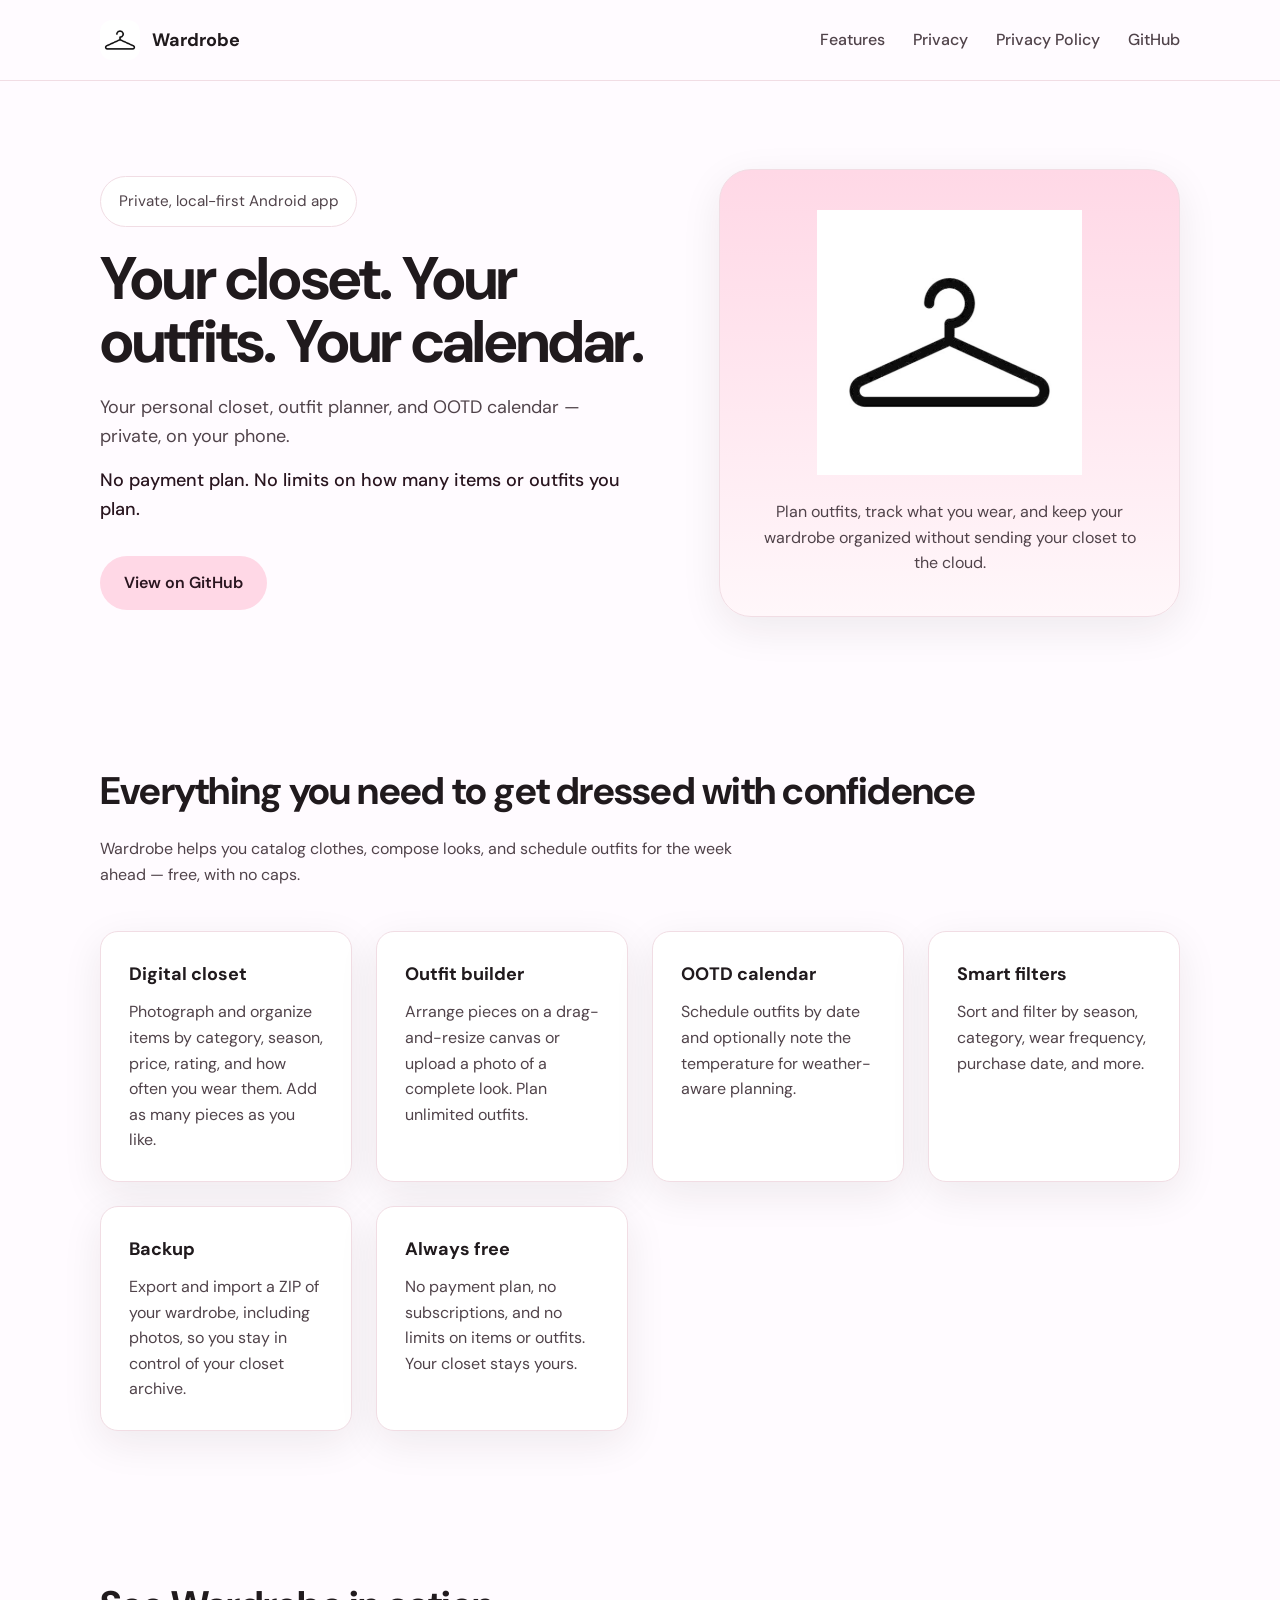
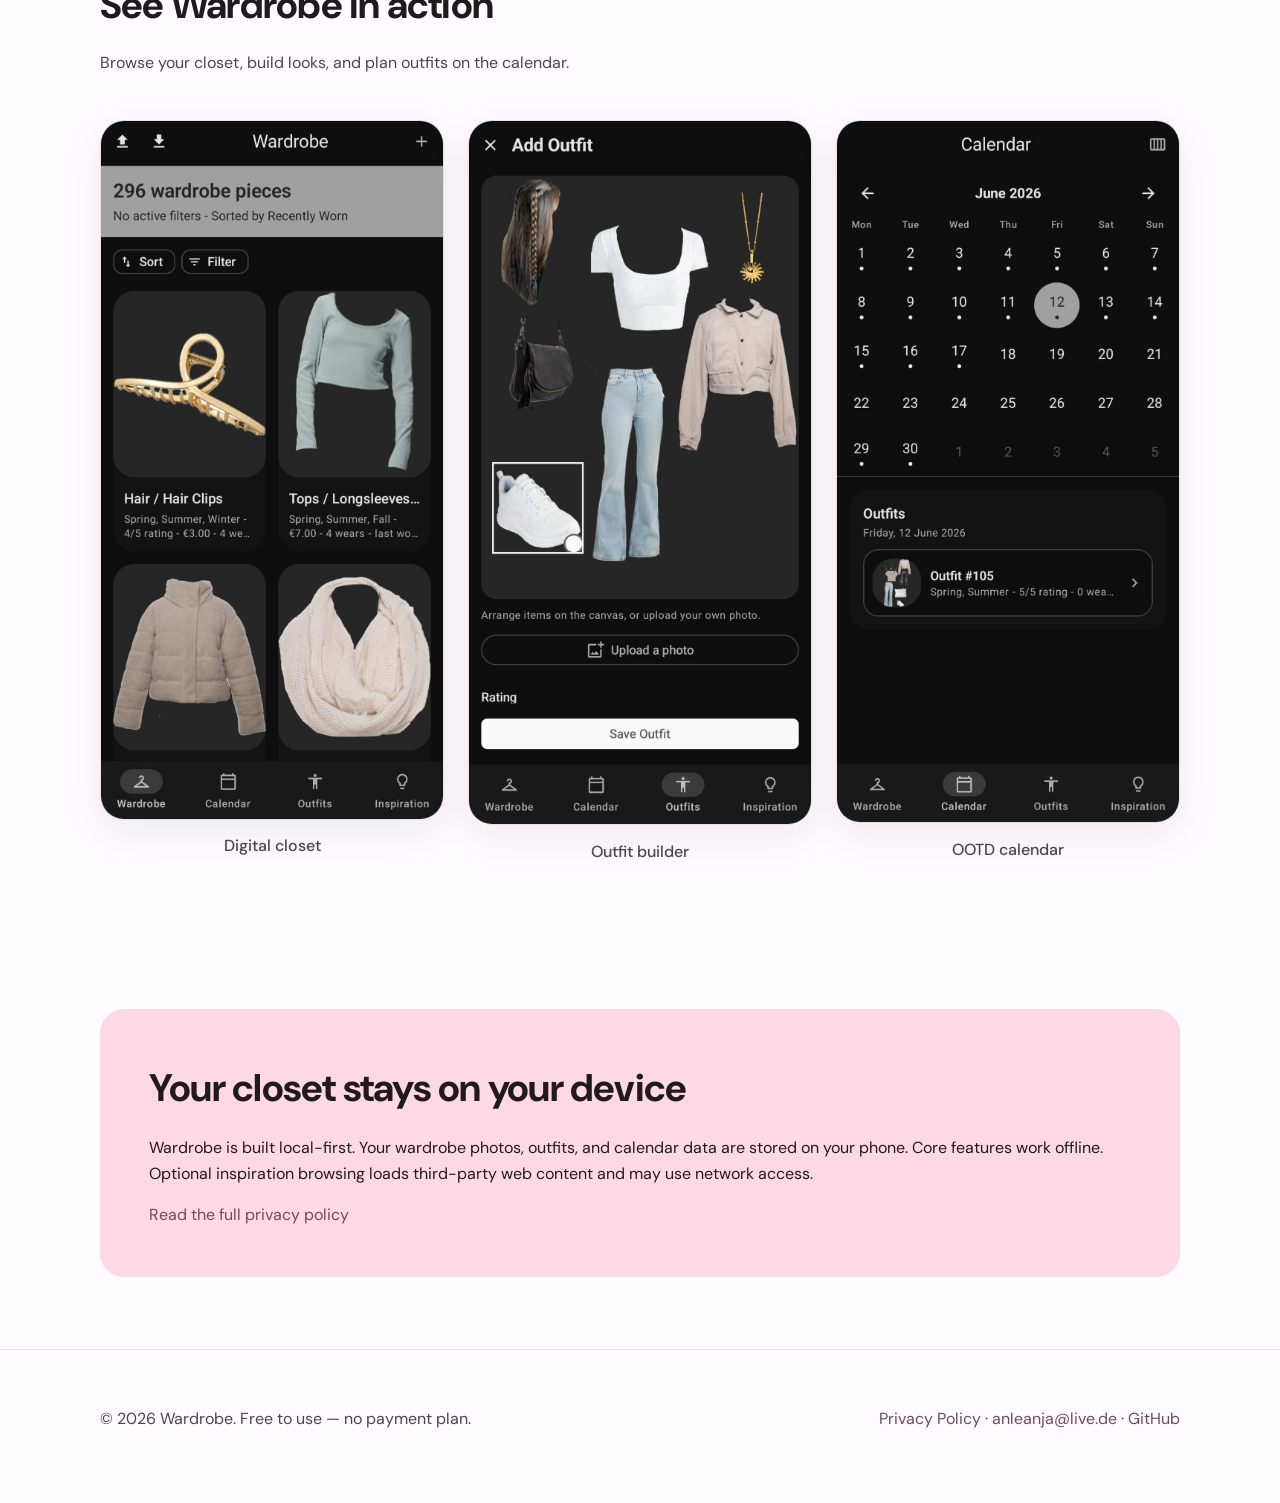
<file: docs/index.html>
<!DOCTYPE html>
<html lang="en">
<head>
  <meta charset="UTF-8">
  <meta name="viewport" content="width=device-width, initial-scale=1.0">
  <title>Wardrobe — Your personal closet &amp; outfit planner</title>
  <meta name="description" content="Catalog your clothes, build outfits, and plan what to wear. Wardrobe keeps your closet private on your phone — free, with no limits.">
  <link rel="preconnect" href="https://fonts.googleapis.com">
  <link rel="preconnect" href="https://fonts.gstatic.com" crossorigin>
  <link href="https://fonts.googleapis.com/css2?family=DM+Sans:wght@400;500;700&display=swap" rel="stylesheet">
  <link rel="icon" href="assets/logo.png" type="image/png">
  <link rel="stylesheet" href="styles.css">
</head>
<body>
  <header class="site-header">
    <div class="container nav">
      <a class="brand" href="index.html">
        <img src="assets/logo.png" alt="Wardrobe app icon">
        <span>Wardrobe</span>
      </a>
      <nav class="nav-links" aria-label="Primary">
        <a href="#features">Features</a>
        <a href="#privacy">Privacy</a>
        <a href="privacy.html">Privacy Policy</a>
        <a href="https://github.com/AnleAnja/wardrobe-management" target="_blank" rel="noopener noreferrer">GitHub</a>
      </nav>
    </div>
  </header>

  <main>
    <section class="container hero">
      <div class="hero-copy">
        <span class="badge">Private, local-first Android app</span>
        <h1>Your closet. Your outfits. Your calendar.</h1>
        <p>Your personal closet, outfit planner, and OOTD calendar — private, on your phone.</p>
        <p class="hero-note">No payment plan. No limits on how many items or outfits you plan.</p>
        <div class="cta-row">
          <a class="button secondary" href="https://github.com/AnleAnja/wardrobe-management" target="_blank" rel="noopener noreferrer">View on GitHub</a>
        </div>
      </div>
      <div class="hero-card">
        <img src="assets/logo.png" alt="Wardrobe hanger icon">
        <p>Plan outfits, track what you wear, and keep your wardrobe organized without sending your closet to the cloud.</p>
      </div>
    </section>

    <section class="section" id="features">
      <div class="container">
        <h2>Everything you need to get dressed with confidence</h2>
        <p class="section-intro">Wardrobe helps you catalog clothes, compose looks, and schedule outfits for the week ahead — free, with no caps.</p>
        <div class="feature-grid">
          <article class="feature-card">
            <h3>Digital closet</h3>
            <p>Photograph and organize items by category, season, price, rating, and how often you wear them. Add as many pieces as you like.</p>
          </article>
          <article class="feature-card">
            <h3>Outfit builder</h3>
            <p>Arrange pieces on a drag-and-resize canvas or upload a photo of a complete look. Plan unlimited outfits.</p>
          </article>
          <article class="feature-card">
            <h3>OOTD calendar</h3>
            <p>Schedule outfits by date and optionally note the temperature for weather-aware planning.</p>
          </article>
          <article class="feature-card">
            <h3>Smart filters</h3>
            <p>Sort and filter by season, category, wear frequency, purchase date, and more.</p>
          </article>
          <article class="feature-card">
            <h3>Backup</h3>
            <p>Export and import a ZIP of your wardrobe, including photos, so you stay in control of your closet archive.</p>
          </article>
          <article class="feature-card">
            <h3>Always free</h3>
            <p>No payment plan, no subscriptions, and no limits on items or outfits. Your closet stays yours.</p>
          </article>
        </div>
      </div>
    </section>

    <section class="section">
      <div class="container">
        <h2>See Wardrobe in action</h2>
        <p class="section-intro">Browse your closet, build looks, and plan outfits on the calendar.</p>
        <div class="screenshot-grid">
          <figure class="screenshot">
            <img src="assets/wardrobe.jpeg" alt="Wardrobe gallery showing clothing items in a grid">
            <figcaption>Digital closet</figcaption>
          </figure>
          <figure class="screenshot">
            <img src="assets/outfit.jpeg" alt="Outfit builder with clothing pieces arranged on a canvas">
            <figcaption>Outfit builder</figcaption>
          </figure>
          <figure class="screenshot">
            <img src="assets/calendar.jpeg" alt="OOTD calendar with scheduled outfits">
            <figcaption>OOTD calendar</figcaption>
          </figure>
        </div>
      </div>
    </section>

    <section class="section" id="privacy">
      <div class="container privacy-callout">
        <h2>Your closet stays on your device</h2>
        <p>Wardrobe is built local-first. Your wardrobe photos, outfits, and calendar data are stored on your phone. Core features work offline. Optional inspiration browsing loads third-party web content and may use network access.</p>
        <p><a href="privacy.html">Read the full privacy policy</a></p>
      </div>
    </section>
  </main>

  <footer class="site-footer">
    <div class="container footer-row">
      <p>&copy; 2026 Wardrobe. Free to use — no payment plan.</p>
      <p>
        <a href="privacy.html">Privacy Policy</a>
        &middot;
        <a href="mailto:anleanja@live.de">anleanja@live.de</a>
        &middot;
        <a href="https://github.com/AnleAnja/wardrobe-management" target="_blank" rel="noopener noreferrer">GitHub</a>
      </p>
    </div>
  </footer>
</body>
</html>
</file>
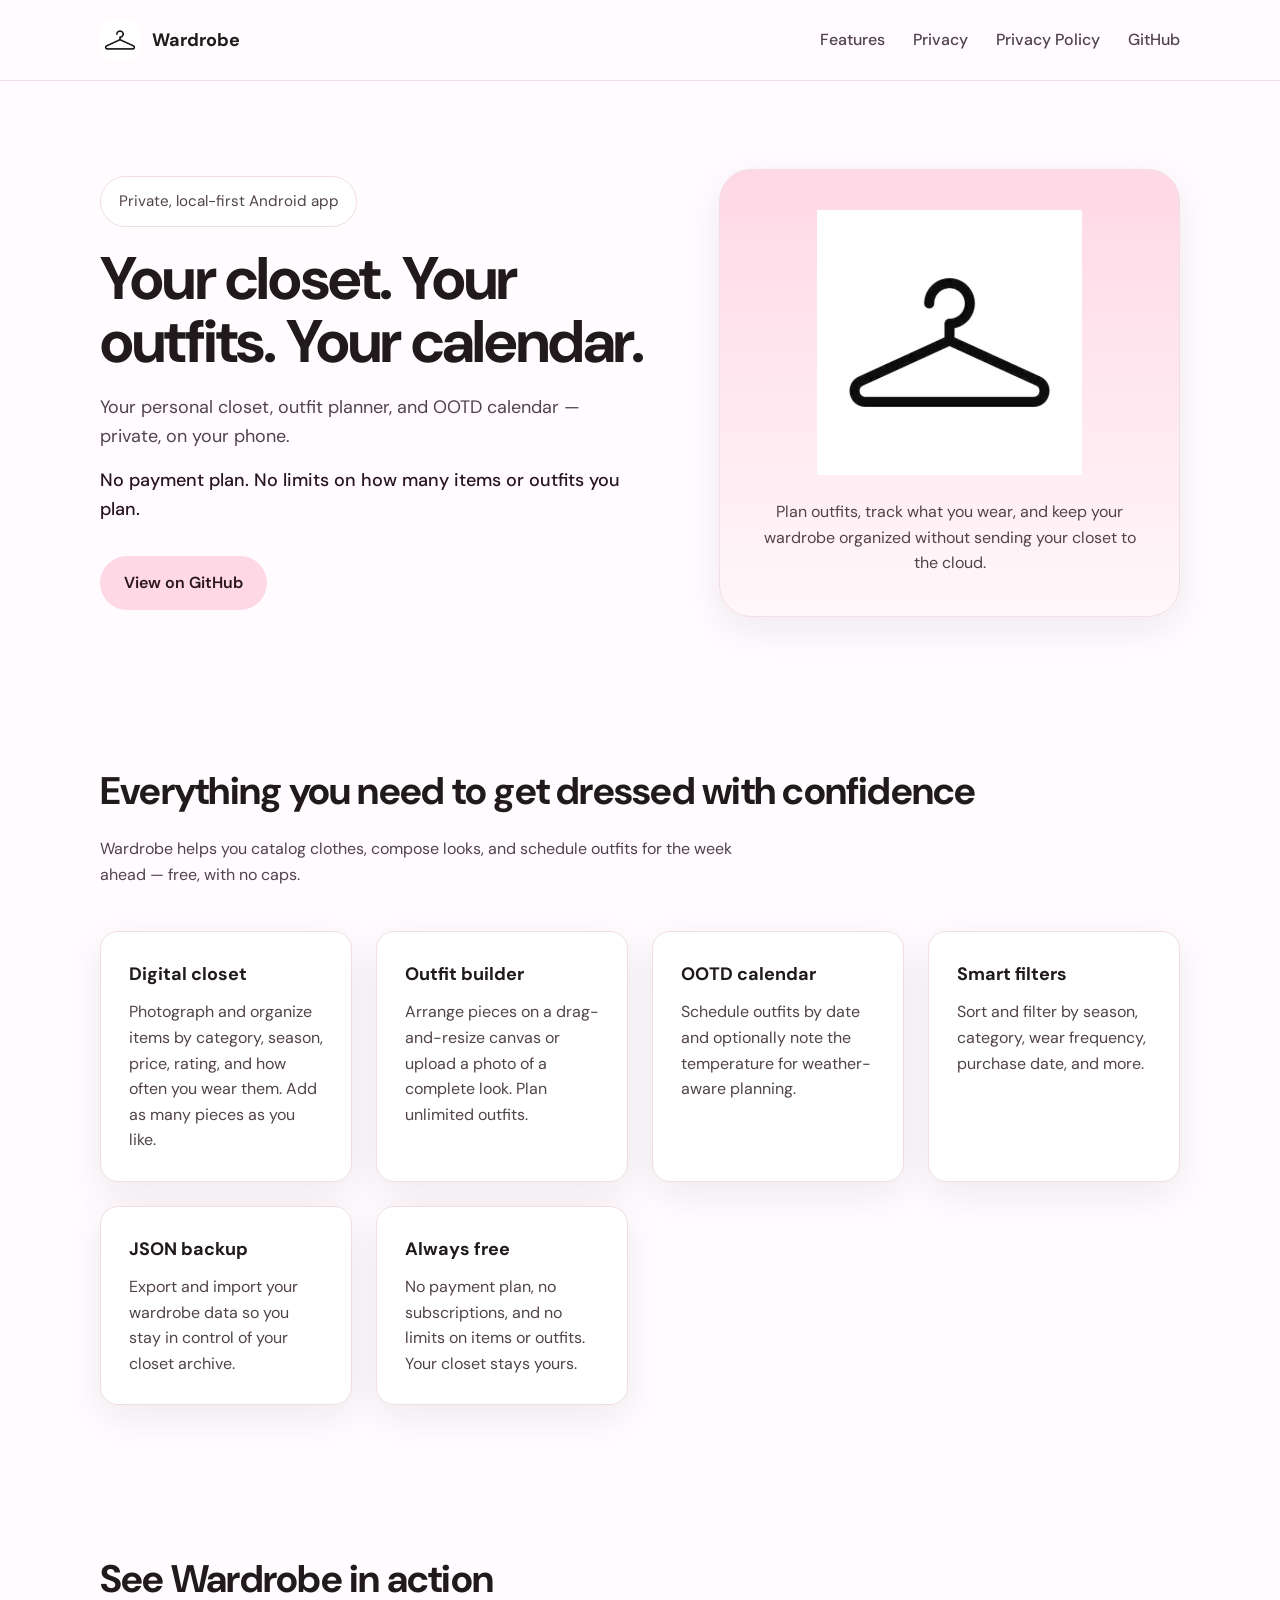
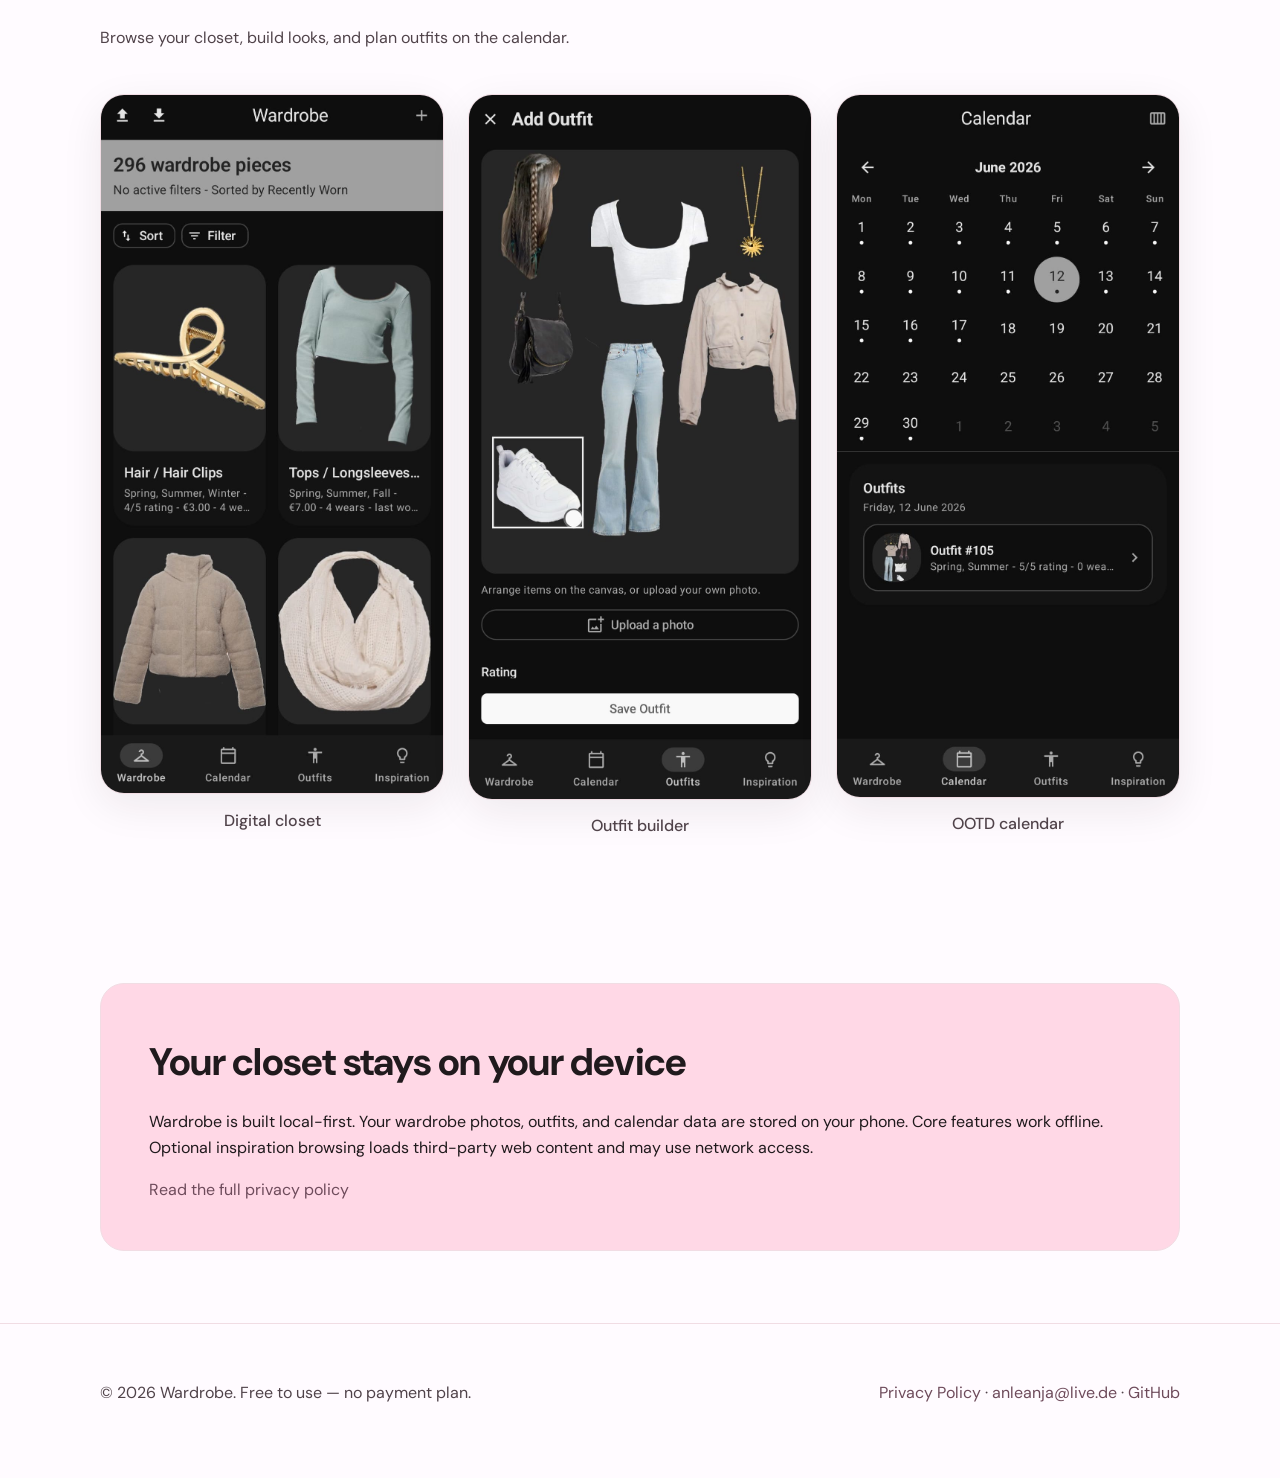
<file: website/index.html>
<!DOCTYPE html>
<html lang="en">
<head>
  <meta charset="UTF-8">
  <meta name="viewport" content="width=device-width, initial-scale=1.0">
  <title>Wardrobe — Your personal closet &amp; outfit planner</title>
  <meta name="description" content="Catalog your clothes, build outfits, and plan what to wear. Wardrobe keeps your closet private on your phone — free, with no limits.">
  <link rel="preconnect" href="https://fonts.googleapis.com">
  <link rel="preconnect" href="https://fonts.gstatic.com" crossorigin>
  <link href="https://fonts.googleapis.com/css2?family=DM+Sans:wght@400;500;700&display=swap" rel="stylesheet">
  <link rel="icon" href="assets/logo.png" type="image/png">
  <link rel="stylesheet" href="styles.css">
</head>
<body>
  <header class="site-header">
    <div class="container nav">
      <a class="brand" href="index.html">
        <img src="assets/logo.png" alt="Wardrobe app icon">
        <span>Wardrobe</span>
      </a>
      <nav class="nav-links" aria-label="Primary">
        <a href="#features">Features</a>
        <a href="#privacy">Privacy</a>
        <a href="privacy.html">Privacy Policy</a>
        <a href="https://github.com/AnleAnja/wardrobe-management" target="_blank" rel="noopener noreferrer">GitHub</a>
      </nav>
    </div>
  </header>

  <main>
    <section class="container hero">
      <div class="hero-copy">
        <span class="badge">Private, local-first Android app</span>
        <h1>Your closet. Your outfits. Your calendar.</h1>
        <p>Your personal closet, outfit planner, and OOTD calendar — private, on your phone.</p>
        <p class="hero-note">No payment plan. No limits on how many items or outfits you plan.</p>
        <div class="cta-row">
          <a class="button secondary" href="https://github.com/AnleAnja/wardrobe-management" target="_blank" rel="noopener noreferrer">View on GitHub</a>
        </div>
      </div>
      <div class="hero-card">
        <img src="assets/logo.png" alt="Wardrobe hanger icon">
        <p>Plan outfits, track what you wear, and keep your wardrobe organized without sending your closet to the cloud.</p>
      </div>
    </section>

    <section class="section" id="features">
      <div class="container">
        <h2>Everything you need to get dressed with confidence</h2>
        <p class="section-intro">Wardrobe helps you catalog clothes, compose looks, and schedule outfits for the week ahead — free, with no caps.</p>
        <div class="feature-grid">
          <article class="feature-card">
            <h3>Digital closet</h3>
            <p>Photograph and organize items by category, season, price, rating, and how often you wear them. Add as many pieces as you like.</p>
          </article>
          <article class="feature-card">
            <h3>Outfit builder</h3>
            <p>Arrange pieces on a drag-and-resize canvas or upload a photo of a complete look. Plan unlimited outfits.</p>
          </article>
          <article class="feature-card">
            <h3>OOTD calendar</h3>
            <p>Schedule outfits by date and optionally note the temperature for weather-aware planning.</p>
          </article>
          <article class="feature-card">
            <h3>Smart filters</h3>
            <p>Sort and filter by season, category, wear frequency, purchase date, and more.</p>
          </article>
          <article class="feature-card">
            <h3>JSON backup</h3>
            <p>Export and import your wardrobe data so you stay in control of your closet archive.</p>
          </article>
          <article class="feature-card">
            <h3>Always free</h3>
            <p>No payment plan, no subscriptions, and no limits on items or outfits. Your closet stays yours.</p>
          </article>
        </div>
      </div>
    </section>

    <section class="section">
      <div class="container">
        <h2>See Wardrobe in action</h2>
        <p class="section-intro">Browse your closet, build looks, and plan outfits on the calendar.</p>
        <div class="screenshot-grid">
          <figure class="screenshot">
            <img src="assets/wardrobe.jpeg" alt="Wardrobe gallery showing clothing items in a grid">
            <figcaption>Digital closet</figcaption>
          </figure>
          <figure class="screenshot">
            <img src="assets/outfit.jpeg" alt="Outfit builder with clothing pieces arranged on a canvas">
            <figcaption>Outfit builder</figcaption>
          </figure>
          <figure class="screenshot">
            <img src="assets/calendar.jpeg" alt="OOTD calendar with scheduled outfits">
            <figcaption>OOTD calendar</figcaption>
          </figure>
        </div>
      </div>
    </section>

    <section class="section" id="privacy">
      <div class="container privacy-callout">
        <h2>Your closet stays on your device</h2>
        <p>Wardrobe is built local-first. Your wardrobe photos, outfits, and calendar data are stored on your phone. Core features work offline. Optional inspiration browsing loads third-party web content and may use network access.</p>
        <p><a href="privacy.html">Read the full privacy policy</a></p>
      </div>
    </section>
  </main>

  <footer class="site-footer">
    <div class="container footer-row">
      <p>&copy; 2026 Wardrobe. Free to use — no payment plan.</p>
      <p>
        <a href="privacy.html">Privacy Policy</a>
        &middot;
        <a href="mailto:anleanja@live.de">anleanja@live.de</a>
        &middot;
        <a href="https://github.com/AnleAnja/wardrobe-management" target="_blank" rel="noopener noreferrer">GitHub</a>
      </p>
    </div>
  </footer>
</body>
</html>
</file>
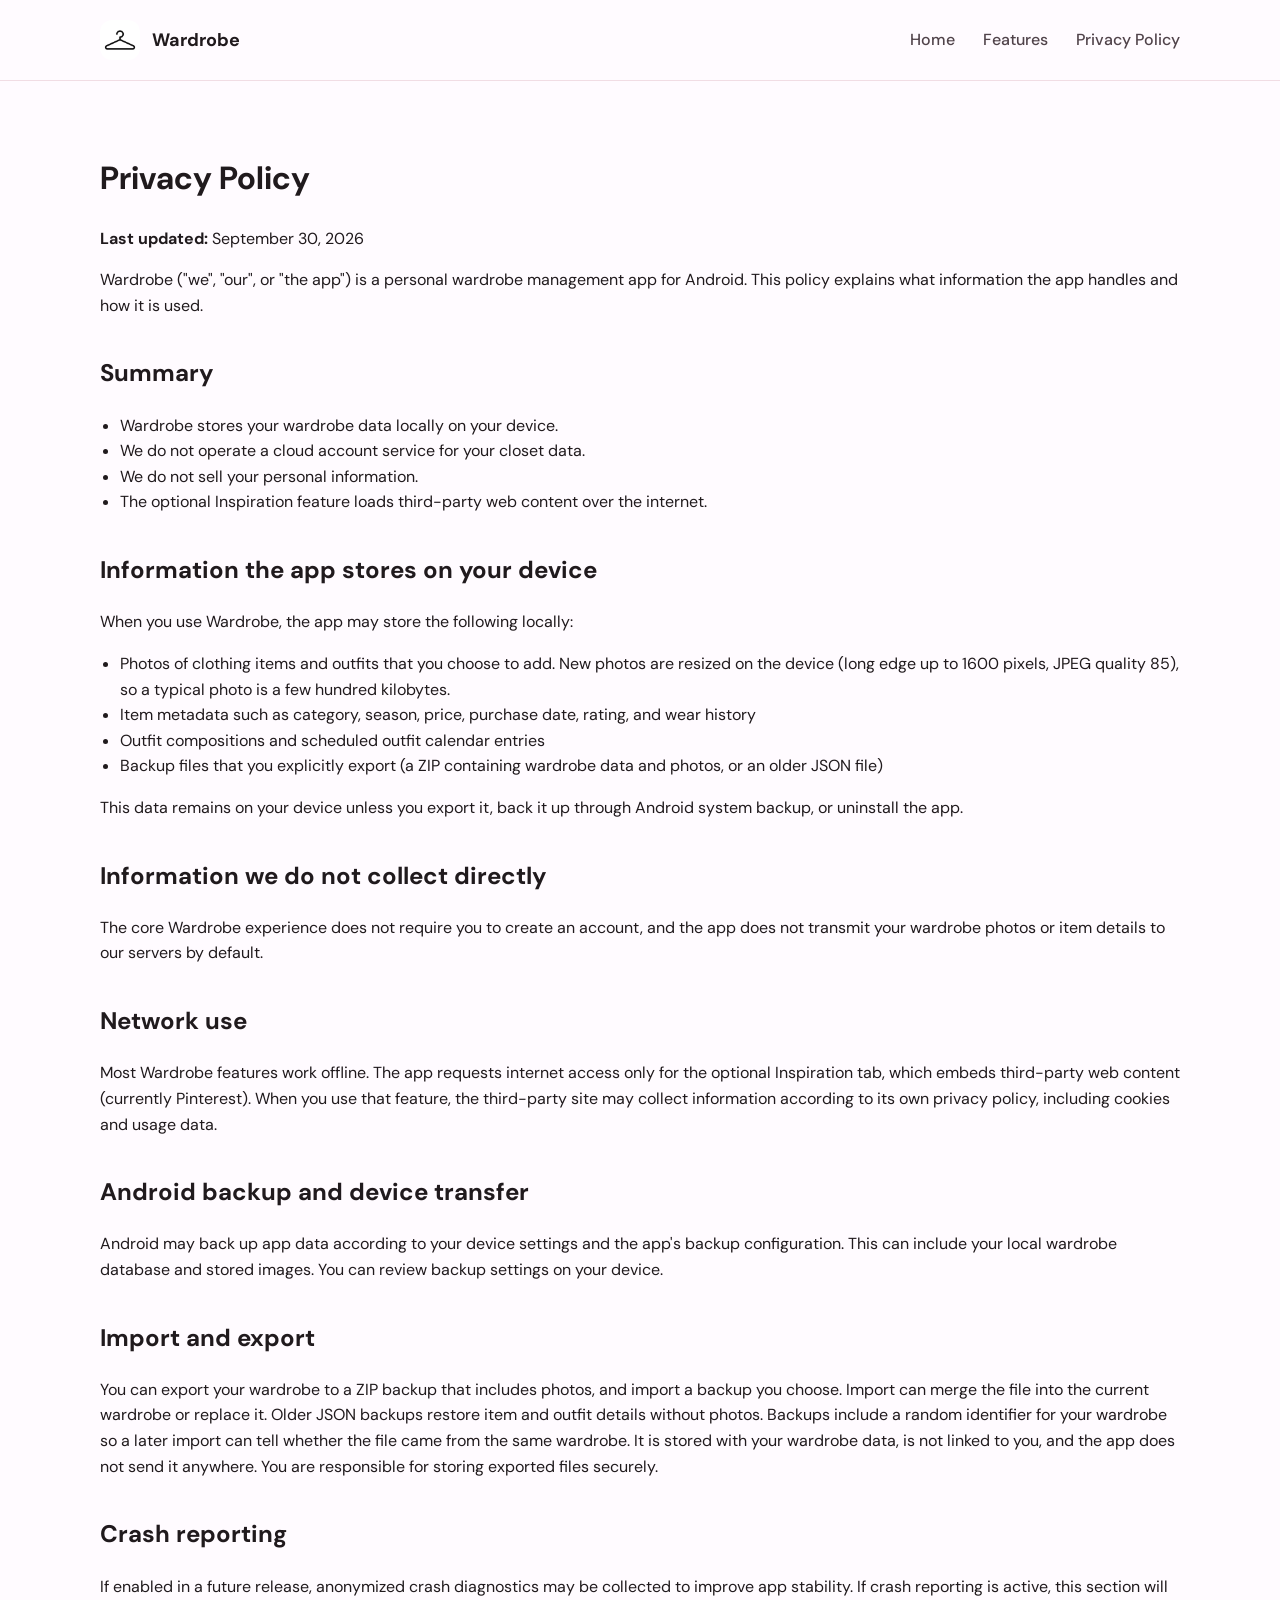
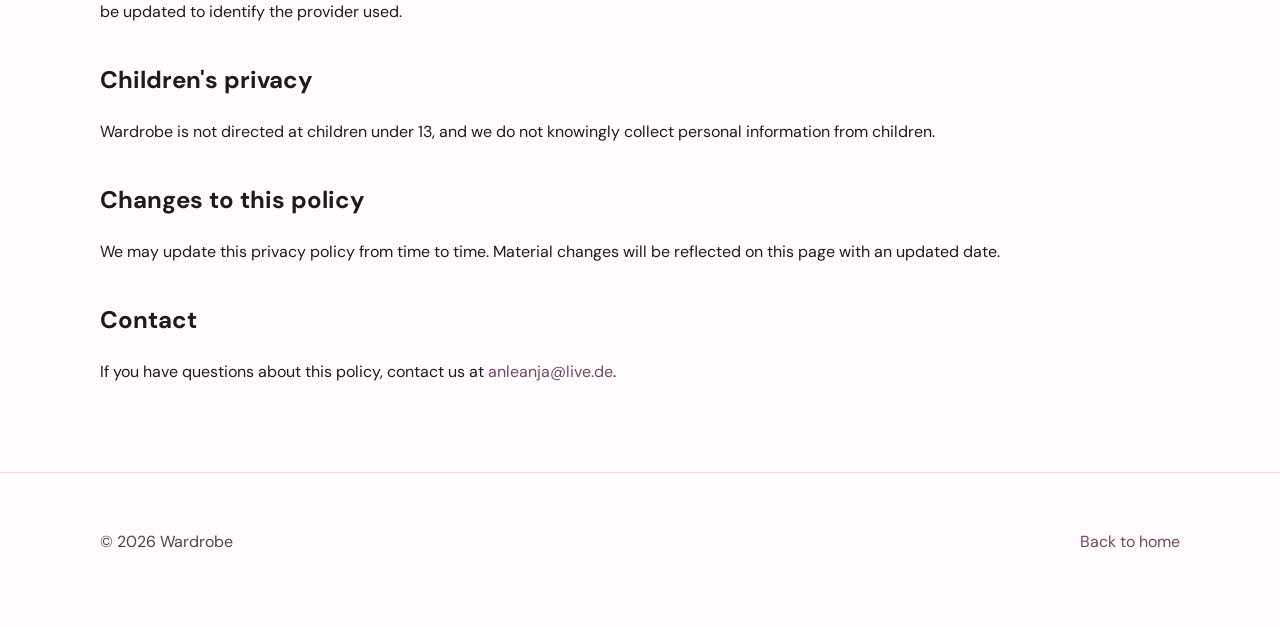
<file: docs/privacy.html>
<!DOCTYPE html>
<html lang="en">
<head>
  <meta charset="UTF-8">
  <meta name="viewport" content="width=device-width, initial-scale=1.0">
  <title>Privacy Policy — Wardrobe</title>
  <meta name="description" content="Privacy policy for the Wardrobe Android app.">
  <link rel="preconnect" href="https://fonts.googleapis.com">
  <link rel="preconnect" href="https://fonts.gstatic.com" crossorigin>
  <link href="https://fonts.googleapis.com/css2?family=DM+Sans:wght@400;500;700&display=swap" rel="stylesheet">
  <link rel="icon" href="assets/logo.png" type="image/png">
  <link rel="stylesheet" href="styles.css">
</head>
<body>
  <header class="site-header">
    <div class="container nav">
      <a class="brand" href="index.html">
        <img src="assets/logo.png" alt="Wardrobe app icon">
        <span>Wardrobe</span>
      </a>
      <nav class="nav-links" aria-label="Primary">
        <a href="index.html">Home</a>
        <a href="index.html#features">Features</a>
        <a href="privacy.html">Privacy Policy</a>
      </nav>
    </div>
  </header>

  <main class="container legal-page">
    <h1>Privacy Policy</h1>
    <p><strong>Last updated:</strong> September 30, 2026</p>
    <p>Wardrobe ("we", "our", or "the app") is a personal wardrobe management app for Android. This policy explains what information the app handles and how it is used.</p>

    <h2>Summary</h2>
    <ul>
      <li>Wardrobe stores your wardrobe data locally on your device.</li>
      <li>We do not operate a cloud account service for your closet data.</li>
      <li>We do not sell your personal information.</li>
      <li>The optional Inspiration feature loads third-party web content over the internet.</li>
    </ul>

    <h2>Information the app stores on your device</h2>
    <p>When you use Wardrobe, the app may store the following locally:</p>
    <ul>
      <li>Photos of clothing items and outfits that you choose to add. New photos are resized on the device (long edge up to 1600 pixels, JPEG quality 85), so a typical photo is a few hundred kilobytes.</li>
      <li>Item metadata such as category, season, price, purchase date, rating, and wear history</li>
      <li>Outfit compositions and scheduled outfit calendar entries</li>
      <li>Backup files that you explicitly export (a ZIP containing wardrobe data and photos, or an older JSON file)</li>
    </ul>
    <p>This data remains on your device unless you export it, back it up through Android system backup, or uninstall the app.</p>

    <h2>Information we do not collect directly</h2>
    <p>The core Wardrobe experience does not require you to create an account, and the app does not transmit your wardrobe photos or item details to our servers by default.</p>

    <h2>Network use</h2>
    <p>Most Wardrobe features work offline. The app requests internet access only for the optional Inspiration tab, which embeds third-party web content (currently Pinterest). When you use that feature, the third-party site may collect information according to its own privacy policy, including cookies and usage data.</p>

    <h2>Android backup and device transfer</h2>
    <p>Android may back up app data according to your device settings and the app's backup configuration. This can include your local wardrobe database and stored images. You can review backup settings on your device.</p>

    <h2>Import and export</h2>
    <p>You can export your wardrobe to a ZIP backup that includes photos, and import a backup you choose. Import can merge the file into the current wardrobe or replace it. Older JSON backups restore item and outfit details without photos. Backups include a random identifier for your wardrobe so a later import can tell whether the file came from the same wardrobe. It is stored with your wardrobe data, is not linked to you, and the app does not send it anywhere. You are responsible for storing exported files securely.</p>

    <h2>Crash reporting</h2>
    <p>If enabled in a future release, anonymized crash diagnostics may be collected to improve app stability. If crash reporting is active, this section will be updated to identify the provider used.</p>

    <h2>Children's privacy</h2>
    <p>Wardrobe is not directed at children under 13, and we do not knowingly collect personal information from children.</p>

    <h2>Changes to this policy</h2>
    <p>We may update this privacy policy from time to time. Material changes will be reflected on this page with an updated date.</p>

    <h2>Contact</h2>
    <p>If you have questions about this policy, contact us at <a href="mailto:anleanja@live.de">anleanja@live.de</a>.</p>
  </main>

  <footer class="site-footer">
    <div class="container footer-row">
      <p>&copy; 2026 Wardrobe</p>
      <p><a href="index.html">Back to home</a></p>
    </div>
  </footer>
</body>
</html>
</file>
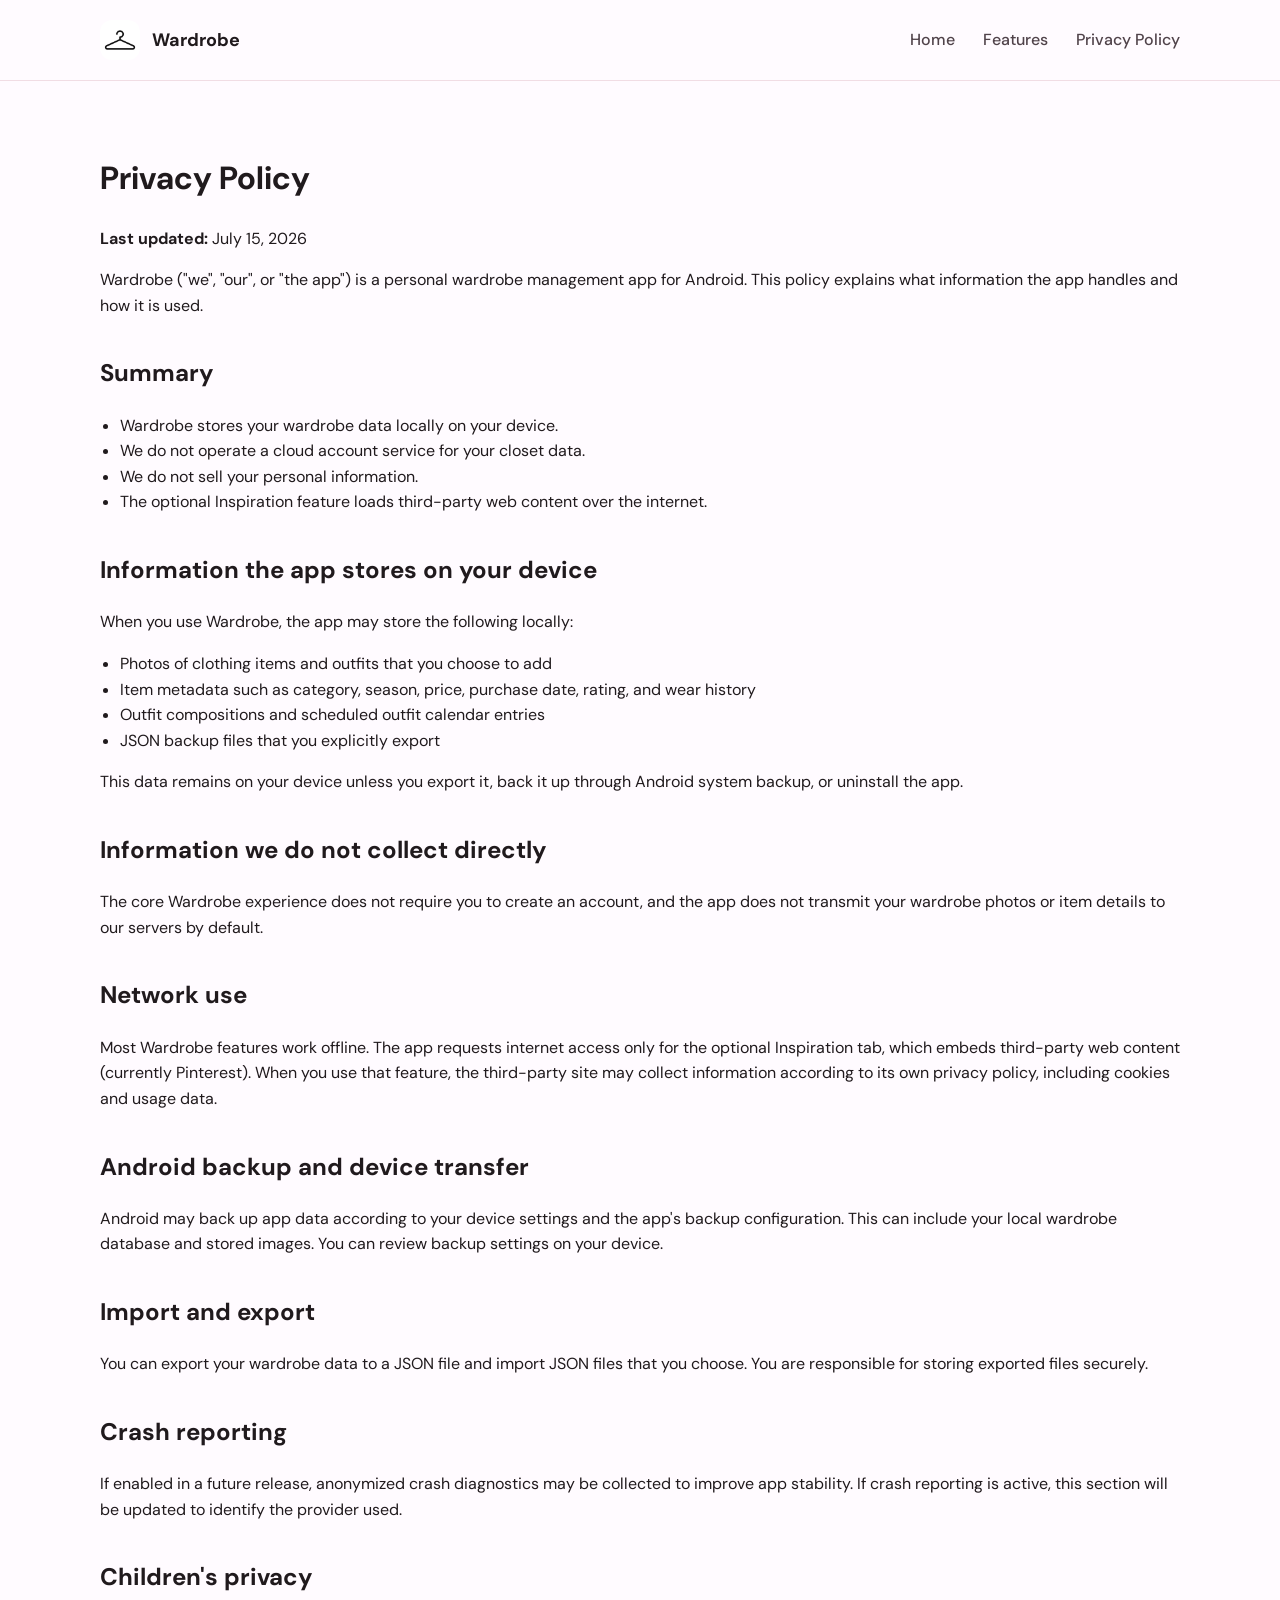
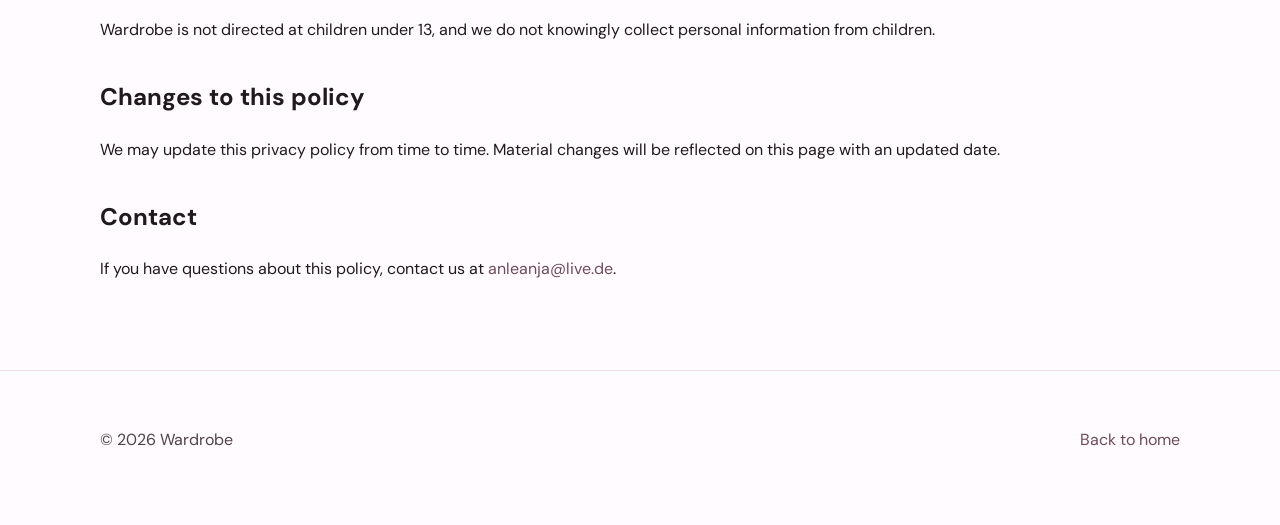
<file: website/privacy.html>
<!DOCTYPE html>
<html lang="en">
<head>
  <meta charset="UTF-8">
  <meta name="viewport" content="width=device-width, initial-scale=1.0">
  <title>Privacy Policy — Wardrobe</title>
  <meta name="description" content="Privacy policy for the Wardrobe Android app.">
  <link rel="preconnect" href="https://fonts.googleapis.com">
  <link rel="preconnect" href="https://fonts.gstatic.com" crossorigin>
  <link href="https://fonts.googleapis.com/css2?family=DM+Sans:wght@400;500;700&display=swap" rel="stylesheet">
  <link rel="icon" href="assets/logo.png" type="image/png">
  <link rel="stylesheet" href="styles.css">
</head>
<body>
  <header class="site-header">
    <div class="container nav">
      <a class="brand" href="index.html">
        <img src="assets/logo.png" alt="Wardrobe app icon">
        <span>Wardrobe</span>
      </a>
      <nav class="nav-links" aria-label="Primary">
        <a href="index.html">Home</a>
        <a href="index.html#features">Features</a>
        <a href="privacy.html">Privacy Policy</a>
      </nav>
    </div>
  </header>

  <main class="container legal-page">
    <h1>Privacy Policy</h1>
    <p><strong>Last updated:</strong> July 15, 2026</p>
    <p>Wardrobe ("we", "our", or "the app") is a personal wardrobe management app for Android. This policy explains what information the app handles and how it is used.</p>

    <h2>Summary</h2>
    <ul>
      <li>Wardrobe stores your wardrobe data locally on your device.</li>
      <li>We do not operate a cloud account service for your closet data.</li>
      <li>We do not sell your personal information.</li>
      <li>The optional Inspiration feature loads third-party web content over the internet.</li>
    </ul>

    <h2>Information the app stores on your device</h2>
    <p>When you use Wardrobe, the app may store the following locally:</p>
    <ul>
      <li>Photos of clothing items and outfits that you choose to add</li>
      <li>Item metadata such as category, season, price, purchase date, rating, and wear history</li>
      <li>Outfit compositions and scheduled outfit calendar entries</li>
      <li>JSON backup files that you explicitly export</li>
    </ul>
    <p>This data remains on your device unless you export it, back it up through Android system backup, or uninstall the app.</p>

    <h2>Information we do not collect directly</h2>
    <p>The core Wardrobe experience does not require you to create an account, and the app does not transmit your wardrobe photos or item details to our servers by default.</p>

    <h2>Network use</h2>
    <p>Most Wardrobe features work offline. The app requests internet access only for the optional Inspiration tab, which embeds third-party web content (currently Pinterest). When you use that feature, the third-party site may collect information according to its own privacy policy, including cookies and usage data.</p>

    <h2>Android backup and device transfer</h2>
    <p>Android may back up app data according to your device settings and the app's backup configuration. This can include your local wardrobe database and stored images. You can review backup settings on your device.</p>

    <h2>Import and export</h2>
    <p>You can export your wardrobe data to a JSON file and import JSON files that you choose. You are responsible for storing exported files securely.</p>

    <h2>Crash reporting</h2>
    <p>If enabled in a future release, anonymized crash diagnostics may be collected to improve app stability. If crash reporting is active, this section will be updated to identify the provider used.</p>

    <h2>Children's privacy</h2>
    <p>Wardrobe is not directed at children under 13, and we do not knowingly collect personal information from children.</p>

    <h2>Changes to this policy</h2>
    <p>We may update this privacy policy from time to time. Material changes will be reflected on this page with an updated date.</p>

    <h2>Contact</h2>
    <p>If you have questions about this policy, contact us at <a href="mailto:anleanja@live.de">anleanja@live.de</a>.</p>
  </main>

  <footer class="site-footer">
    <div class="container footer-row">
      <p>&copy; 2026 Wardrobe</p>
      <p><a href="index.html">Back to home</a></p>
    </div>
  </footer>
</body>
</html>
</file>
<file: docs/styles.css>
:root {
  --primary: #6e4b5b;
  --primary-container: #ffd8e6;
  --on-primary-container: #29151f;
  --background: #fffbff;
  --surface: #ffffff;
  --text: #201a1d;
  --text-muted: #50434a;
  --border: #f1dde4;
  --radius: 18px;
  --shadow: 0 12px 40px rgba(41, 21, 31, 0.08);
  --page-gutter: clamp(1.5rem, 5vw, 3rem);
}

* {
  box-sizing: border-box;
}

html {
  scroll-behavior: smooth;
}

body {
  margin: 0;
  font-family: "DM Sans", system-ui, -apple-system, BlinkMacSystemFont, "Segoe UI", sans-serif;
  color: var(--text);
  background: var(--background);
  line-height: 1.6;
}

a {
  color: var(--primary);
  text-decoration: none;
}

a:hover {
  text-decoration: underline;
}

.container {
  width: min(1080px, calc(100% - (var(--page-gutter) * 2)));
  margin: 0 auto;
}

.site-header {
  position: sticky;
  top: 0;
  z-index: 10;
  backdrop-filter: blur(12px);
  background: rgba(255, 251, 255, 0.9);
  border-bottom: 1px solid var(--border);
}

.nav {
  display: flex;
  align-items: center;
  justify-content: space-between;
  gap: 1.5rem;
  padding: 1.25rem 0;
}

.brand {
  display: flex;
  align-items: center;
  gap: 0.75rem;
  font-weight: 700;
  font-size: 1.125rem;
  color: var(--text);
}

.brand img {
  width: 40px;
  height: 40px;
  border-radius: 12px;
}

.nav-links {
  display: flex;
  gap: 1.75rem;
  align-items: center;
}

.nav-links a {
  color: var(--text-muted);
  font-weight: 500;
}

.hero {
  padding: 5.5rem 0 4.5rem;
  display: grid;
  grid-template-columns: 1.1fr 0.9fr;
  gap: 3.5rem;
  align-items: center;
}

.hero-copy .badge {
  margin-bottom: 1.25rem;
}

.hero-copy h1 {
  font-size: clamp(2.5rem, 5vw, 3.75rem);
  line-height: 1.05;
  margin: 0 0 1.25rem;
  letter-spacing: -0.03em;
}

.hero-copy p {
  font-size: 1.125rem;
  color: var(--text-muted);
  max-width: 34rem;
  margin: 0 0 1rem;
}

.hero-note {
  font-weight: 500;
  color: var(--on-primary-container) !important;
  margin-bottom: 2rem !important;
}

.hero-card {
  background: linear-gradient(180deg, var(--primary-container), #fff7fa);
  border: 1px solid var(--border);
  border-radius: 32px;
  padding: 2.5rem;
  box-shadow: var(--shadow);
  text-align: center;
}

.hero-card img {
  width: min(280px, 70%);
  margin: 0 auto 1.5rem;
  display: block;
}

.hero-card p {
  margin: 0;
  color: var(--text-muted);
}

.badge {
  display: inline-flex;
  align-items: center;
  gap: 0.5rem;
  padding: 0.75rem 1.1rem;
  border-radius: 999px;
  background: var(--surface);
  border: 1px solid var(--border);
  color: var(--text-muted);
  font-size: 0.95rem;
}

.button {
  display: inline-flex;
  align-items: center;
  justify-content: center;
  padding: 0.875rem 1.5rem;
  border-radius: 999px;
  background: var(--primary);
  color: white;
  font-weight: 600;
  border: none;
}

.button.secondary {
  background: var(--primary-container);
  color: var(--on-primary-container);
}

.cta-row {
  display: flex;
  flex-wrap: wrap;
  gap: 1rem;
  align-items: center;
}

.section {
  padding: 4.5rem 0;
}

.section h2 {
  font-size: clamp(1.75rem, 3vw, 2.5rem);
  margin: 0 0 0.85rem;
  letter-spacing: -0.02em;
}

.section-intro {
  color: var(--text-muted);
  max-width: 42rem;
  margin: 0 0 2.75rem;
}

.feature-grid {
  display: grid;
  grid-template-columns: repeat(auto-fit, minmax(250px, 1fr));
  gap: 1.5rem;
}

.feature-card {
  background: var(--surface);
  border: 1px solid var(--border);
  border-radius: var(--radius);
  padding: 1.75rem;
  box-shadow: var(--shadow);
}

.feature-card h3 {
  margin: 0 0 0.65rem;
  font-size: 1.125rem;
}

.feature-card p {
  margin: 0;
  color: var(--text-muted);
}

.privacy-callout {
  background: var(--primary-container);
  border-radius: 24px;
  padding: clamp(2rem, 4vw, 3rem);
  border: 1px solid var(--border);
}

.privacy-callout h2 {
  margin-top: 0;
}

.privacy-callout p:last-child {
  margin-bottom: 0;
}

.screenshot-grid {
  display: grid;
  grid-template-columns: repeat(auto-fit, minmax(220px, 1fr));
  gap: 1.5rem;
}

.screenshot {
  margin: 0;
  text-align: center;
}

.screenshot img {
  display: block;
  width: 100%;
  height: auto;
  border-radius: 24px;
  border: 1px solid var(--border);
  box-shadow: var(--shadow);
  background: var(--surface);
}

.screenshot figcaption {
  margin-top: 0.85rem;
  color: var(--text-muted);
  font-weight: 500;
}

.site-footer {
  border-top: 1px solid var(--border);
  padding: 2.5rem 0 3.5rem;
  color: var(--text-muted);
}

.footer-row {
  display: flex;
  flex-wrap: wrap;
  justify-content: space-between;
  gap: 1.25rem;
}

.legal-page {
  padding: 4.5rem 0;
}

.legal-page h1 {
  margin-top: 0;
}

.legal-page h2 {
  margin-top: 2.25rem;
}

.legal-page ul {
  padding-left: 1.25rem;
}

@media (max-width: 860px) {
  .hero {
    grid-template-columns: 1fr;
    padding: 3.5rem 0 3rem;
    gap: 2.5rem;
  }

  .nav-links {
    display: none;
  }

  .section {
    padding: 3.5rem 0;
  }

  .feature-grid,
  .screenshot-grid {
    gap: 1.25rem;
  }
}
</file>
<file: website/styles.css>
:root {
  --primary: #6e4b5b;
  --primary-container: #ffd8e6;
  --on-primary-container: #29151f;
  --background: #fffbff;
  --surface: #ffffff;
  --text: #201a1d;
  --text-muted: #50434a;
  --border: #f1dde4;
  --radius: 18px;
  --shadow: 0 12px 40px rgba(41, 21, 31, 0.08);
  --page-gutter: clamp(1.5rem, 5vw, 3rem);
}

* {
  box-sizing: border-box;
}

html {
  scroll-behavior: smooth;
}

body {
  margin: 0;
  font-family: "DM Sans", system-ui, -apple-system, BlinkMacSystemFont, "Segoe UI", sans-serif;
  color: var(--text);
  background: var(--background);
  line-height: 1.6;
}

a {
  color: var(--primary);
  text-decoration: none;
}

a:hover {
  text-decoration: underline;
}

.container {
  width: min(1080px, calc(100% - (var(--page-gutter) * 2)));
  margin: 0 auto;
}

.site-header {
  position: sticky;
  top: 0;
  z-index: 10;
  backdrop-filter: blur(12px);
  background: rgba(255, 251, 255, 0.9);
  border-bottom: 1px solid var(--border);
}

.nav {
  display: flex;
  align-items: center;
  justify-content: space-between;
  gap: 1.5rem;
  padding: 1.25rem 0;
}

.brand {
  display: flex;
  align-items: center;
  gap: 0.75rem;
  font-weight: 700;
  font-size: 1.125rem;
  color: var(--text);
}

.brand img {
  width: 40px;
  height: 40px;
  border-radius: 12px;
}

.nav-links {
  display: flex;
  gap: 1.75rem;
  align-items: center;
}

.nav-links a {
  color: var(--text-muted);
  font-weight: 500;
}

.hero {
  padding: 5.5rem 0 4.5rem;
  display: grid;
  grid-template-columns: 1.1fr 0.9fr;
  gap: 3.5rem;
  align-items: center;
}

.hero-copy .badge {
  margin-bottom: 1.25rem;
}

.hero-copy h1 {
  font-size: clamp(2.5rem, 5vw, 3.75rem);
  line-height: 1.05;
  margin: 0 0 1.25rem;
  letter-spacing: -0.03em;
}

.hero-copy p {
  font-size: 1.125rem;
  color: var(--text-muted);
  max-width: 34rem;
  margin: 0 0 1rem;
}

.hero-note {
  font-weight: 500;
  color: var(--on-primary-container) !important;
  margin-bottom: 2rem !important;
}

.hero-card {
  background: linear-gradient(180deg, var(--primary-container), #fff7fa);
  border: 1px solid var(--border);
  border-radius: 32px;
  padding: 2.5rem;
  box-shadow: var(--shadow);
  text-align: center;
}

.hero-card img {
  width: min(280px, 70%);
  margin: 0 auto 1.5rem;
  display: block;
}

.hero-card p {
  margin: 0;
  color: var(--text-muted);
}

.badge {
  display: inline-flex;
  align-items: center;
  gap: 0.5rem;
  padding: 0.75rem 1.1rem;
  border-radius: 999px;
  background: var(--surface);
  border: 1px solid var(--border);
  color: var(--text-muted);
  font-size: 0.95rem;
}

.button {
  display: inline-flex;
  align-items: center;
  justify-content: center;
  padding: 0.875rem 1.5rem;
  border-radius: 999px;
  background: var(--primary);
  color: white;
  font-weight: 600;
  border: none;
}

.button.secondary {
  background: var(--primary-container);
  color: var(--on-primary-container);
}

.cta-row {
  display: flex;
  flex-wrap: wrap;
  gap: 1rem;
  align-items: center;
}

.section {
  padding: 4.5rem 0;
}

.section h2 {
  font-size: clamp(1.75rem, 3vw, 2.5rem);
  margin: 0 0 0.85rem;
  letter-spacing: -0.02em;
}

.section-intro {
  color: var(--text-muted);
  max-width: 42rem;
  margin: 0 0 2.75rem;
}

.feature-grid {
  display: grid;
  grid-template-columns: repeat(auto-fit, minmax(250px, 1fr));
  gap: 1.5rem;
}

.feature-card {
  background: var(--surface);
  border: 1px solid var(--border);
  border-radius: var(--radius);
  padding: 1.75rem;
  box-shadow: var(--shadow);
}

.feature-card h3 {
  margin: 0 0 0.65rem;
  font-size: 1.125rem;
}

.feature-card p {
  margin: 0;
  color: var(--text-muted);
}

.privacy-callout {
  background: var(--primary-container);
  border-radius: 24px;
  padding: clamp(2rem, 4vw, 3rem);
  border: 1px solid var(--border);
}

.privacy-callout h2 {
  margin-top: 0;
}

.privacy-callout p:last-child {
  margin-bottom: 0;
}

.screenshot-grid {
  display: grid;
  grid-template-columns: repeat(auto-fit, minmax(220px, 1fr));
  gap: 1.5rem;
}

.screenshot {
  margin: 0;
  text-align: center;
}

.screenshot img {
  display: block;
  width: 100%;
  height: auto;
  border-radius: 24px;
  border: 1px solid var(--border);
  box-shadow: var(--shadow);
  background: var(--surface);
}

.screenshot figcaption {
  margin-top: 0.85rem;
  color: var(--text-muted);
  font-weight: 500;
}

.site-footer {
  border-top: 1px solid var(--border);
  padding: 2.5rem 0 3.5rem;
  color: var(--text-muted);
}

.footer-row {
  display: flex;
  flex-wrap: wrap;
  justify-content: space-between;
  gap: 1.25rem;
}

.legal-page {
  padding: 4.5rem 0;
}

.legal-page h1 {
  margin-top: 0;
}

.legal-page h2 {
  margin-top: 2.25rem;
}

.legal-page ul {
  padding-left: 1.25rem;
}

@media (max-width: 860px) {
  .hero {
    grid-template-columns: 1fr;
    padding: 3.5rem 0 3rem;
    gap: 2.5rem;
  }

  .nav-links {
    display: none;
  }

  .section {
    padding: 3.5rem 0;
  }

  .feature-grid,
  .screenshot-grid {
    gap: 1.25rem;
  }
}
</file>
